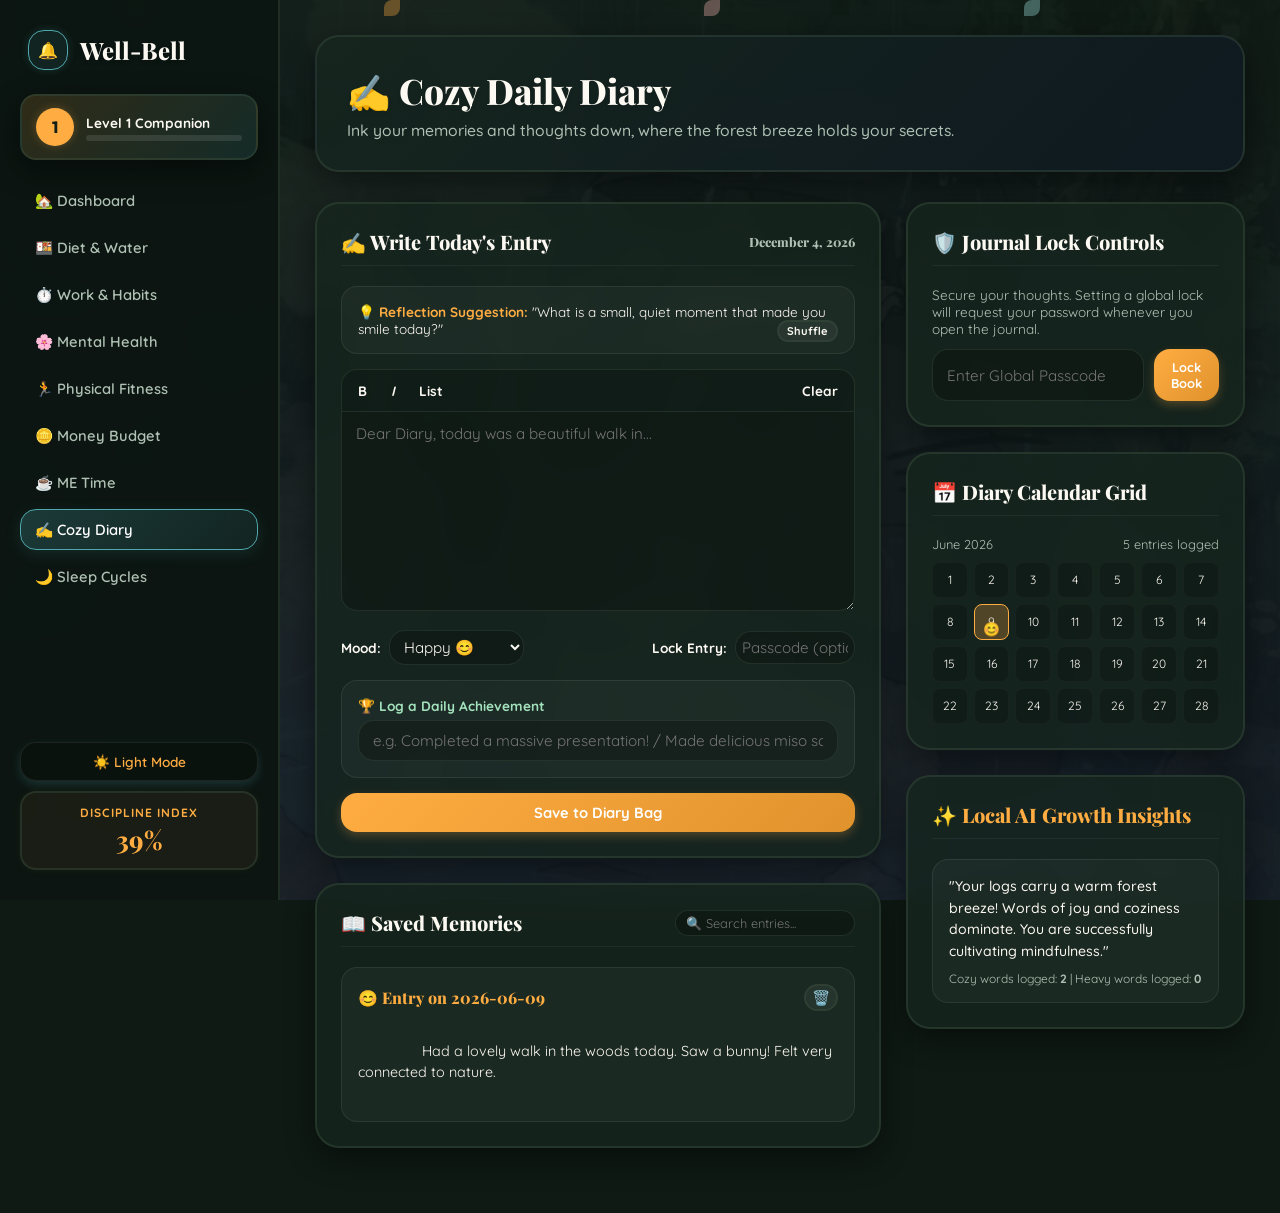
<file: Diary.html>
<!doctype html>
<html lang="en">
  <head>
    <meta charset="UTF-8" />
    <meta name="viewport" content="width=device-width, initial-scale=1.0" />
    <title>Well-Bell | Cozy Diary</title>
    <link rel="stylesheet" href="Style.css" />
    <script src="state.js"></script>
    <style>
      .editor-toolbar {
        display: flex;
        gap: 8px;
        background: rgba(0, 0, 0, 0.2);
        padding: 8px;
        border-radius: var(--radius-md) var(--radius-md) 0 0;
        border: 1.5px solid rgba(60, 84, 67, 0.4);
        border-bottom: none;
      }
      body.light-mode .editor-toolbar {
        background: rgba(255, 255, 255, 0.6);
        border-color: rgba(199, 185, 175, 0.5);
      }
      .editor-btn {
        background: none;
        border: none;
        color: var(--text-main);
        cursor: pointer;
        padding: 4px 8px;
        font-weight: 700;
        border-radius: 4px;
        transition: var(--transition);
        box-shadow: none;
        font-size: 0.85rem;
      }
      .editor-btn:hover {
        background: rgba(255, 173, 66, 0.15);
        color: var(--accent-gold);
        transform: none;
        box-shadow: none;
      }
      .diary-textarea {
        border-top-left-radius: 0;
        border-top-right-radius: 0;
        resize: vertical;
        min-height: 200px;
        line-height: 1.6;
      }
      .calendar-grid {
        display: grid;
        grid-template-columns: repeat(7, 1fr);
        gap: 6px;
        margin-top: 10px;
      }
      .calendar-day {
        background: rgba(0,0,0,0.2);
        aspect-ratio: 1;
        border-radius: 8px;
        display: flex;
        flex-direction: column;
        align-items: center;
        justify-content: center;
        font-size: 0.75rem;
        position: relative;
        cursor: pointer;
        border: 1px solid rgba(255,255,255,0.03);
      }
      body.light-mode .calendar-day {
        background: rgba(255,255,255,0.5);
        border-color: rgba(0,0,0,0.03);
      }
      .calendar-day.active {
        border-color: var(--accent-gold);
        background: var(--accent-gold-glow);
      }
      .calendar-day .mood-indicator {
        font-size: 0.85rem;
        position: absolute;
        bottom: 2px;
      }
    </style>
  </head>
  <body>
    <div class="app-container">
      <aside></aside>

      <main>
        <header>
          <div class="welcome-banner">
            <div class="welcome-text">
              <h1>✍️ Cozy Daily Diary</h1>
              <p>Ink your memories and thoughts down, where the forest breeze holds your secrets.</p>
            </div>
          </div>
        </header>

        <div class="dashboard-grid">
          <!-- Left Column: Rich Text Editor & Entry Logs -->
          <div style="display: flex; flex-direction: column; gap: 25px;">
            <!-- Write Entry Card -->
            <div class="card" id="editorCard">
              <div class="card-title">
                <span>✍️ Write Today's Entry</span>
                <span style="font-size:0.8rem; color:var(--text-muted);" id="diaryDateLabel">June 10, 2026</span>
              </div>

              <!-- Reflection Suggestions -->
              <div class="glass-panel" style="margin-bottom:15px; font-size:0.85rem;">
                <span style="color:var(--accent-gold); font-weight:700;">💡 Reflection Suggestion:</span>
                <span id="reflectionPromptText">"What is a small, quiet moment that made you smile today?"</span>
                <button onclick="shufflePrompt()" class="btn btn-secondary btn-sm" style="padding:2px 8px; font-size:0.7rem; float:right;">Shuffle</button>
              </div>

              <!-- Formatting Toolbar -->
              <div class="editor-toolbar">
                <button onclick="formatText('bold')" class="editor-btn">B</button>
                <button onclick="formatText('italic')" class="editor-btn"><i>I</i></button>
                <button onclick="formatText('bullet')" class="editor-btn">List</button>
                <button onclick="formatText('clear')" class="editor-btn" style="margin-left:auto;">Clear</button>
              </div>
              <textarea class="diary-textarea" id="diaryContent" placeholder="Dear Diary, today was a beautiful walk in..."></textarea>

              <div style="display: flex; flex-wrap: wrap; justify-content: space-between; align-items: center; margin-top: 15px; gap: 15px;">
                <!-- Mood tags selector -->
                <div style="display: flex; align-items: center; gap: 8px;">
                  <span style="font-size:0.85rem; font-weight:700;">Mood:</span>
                  <select id="diaryMood" style="width: auto; padding: 6px 10px;">
                    <option value="😊">Happy 😊</option>
                    <option value="😌">Calm 😌</option>
                    <option value="😰">Stressed 😰</option>
                    <option value="🥱">Sleepy 🥱</option>
                    <option value="🤔">Reflective 🤔</option>
                  </select>
                </div>

                <!-- Privacy Lock Switch -->
                <div style="display: flex; align-items: center; gap: 8px;">
                  <span style="font-size:0.85rem; font-weight:700;">Lock Entry:</span>
                  <input type="password" id="diaryLockPass" placeholder="Passcode (optional)" style="width:120px; padding: 6px;" />
                </div>
              </div>

              <!-- Achievement Log Input -->
              <div class="glass-panel" style="margin-top: 15px; margin-bottom: 15px;">
                <h4 style="font-size:0.85rem; color:var(--color-diet); margin-bottom:6px;">🏆 Log a Daily Achievement</h4>
                <input type="text" id="diaryAchievement" placeholder="e.g. Completed a massive presentation! / Made delicious miso soup." />
              </div>

              <button onclick="saveDiaryEntry()" class="btn btn-gold" style="width:100%;">Save to Diary Bag</button>
            </div>

            <!-- Lock Shield Layer (Privacy lock overlay) -->
            <div class="card" id="lockShieldCard" style="display:none; text-align:center; padding: 40px 20px;">
              <div style="font-size: 3rem; margin-bottom: 15px;">🔒</div>
              <h2 style="font-family:var(--font-header); margin-bottom:10px;">Your Journal is Locked</h2>
              <p style="color:var(--text-muted); font-size:0.9rem; margin-bottom:20px;">Please enter the passcode to view and edit your private entries.</p>
              <div style="max-width:240px; margin:0 auto; display:flex; gap:10px;">
                <input type="password" id="unlockPassInput" placeholder="Passcode" style="padding:10px;" />
                <button onclick="tryUnlockDiary()" class="btn btn-gold">Unlock</button>
              </div>
            </div>

            <!-- Past Entries Table / List -->
            <div class="card" id="entriesListCard">
              <div class="card-title">
                <span>📖 Saved Memories</span>
                <input type="text" id="searchEntries" placeholder="🔍 Search entries..." oninput="syncEntries()" style="width:180px; padding: 4px 10px; font-size:0.8rem;" />
              </div>
              <div id="diaryEntriesContainer" style="display:flex; flex-direction:column; gap:15px; max-height: 400px; overflow-y:auto;"></div>
            </div>
          </div>

          <!-- Right Column: Calendar View & Local AI Growth Insights -->
          <div style="display: flex; flex-direction: column; gap: 25px;">
            <!-- Privacy Lock Setup Widget -->
            <div class="card">
              <div class="card-title">🛡️ Journal Lock Controls</div>
              <p style="font-size: 0.85rem; color: var(--text-muted); margin-bottom: 12px;">
                Secure your thoughts. Setting a global lock will request your password whenever you open the journal.
              </p>
              <div style="display:flex; gap:10px;">
                <input type="password" id="globalLockSet" placeholder="Enter Global Passcode" />
                <button onclick="toggleGlobalLock()" id="btnGlobalLockToggle" class="btn btn-gold" style="font-size:0.8rem; padding:10px;">Lock Book</button>
              </div>
            </div>

            <!-- Calendar Mood Logger View -->
            <div class="card">
              <div class="card-title">📅 Diary Calendar Grid</div>
              <div style="display:flex; justify-content:space-between; font-size:0.8rem; color:var(--text-muted); margin-bottom:10px;">
                <span>June 2026</span>
                <span>5 entries logged</span>
              </div>
              <div class="calendar-grid" id="diaryCalGrid"></div>
            </div>

            <!-- Local AI Reflection & Growth Insights -->
            <div class="card">
              <div class="card-title" style="color:var(--accent-gold);">✨ Local AI Growth Insights</div>
              <div class="glass-panel" style="margin-bottom:0;" id="growthInsightsPanel">
                <p style="font-size:0.85rem; line-height:1.5; color:var(--text-muted);">
                  Write today's entries to unlock growth metrics, mood cycles, and positive suggestions based on your logged vocabulary.
                </p>
              </div>
            </div>
          </div>
        </div>
      </main>
    </div>

    <script>
      const mgr = window.stateManager;
      
      const PROMPTS = [
        "What is a small, quiet moment that made you smile today?",
        "What is a struggle you faced, and how did you breathe through it?",
        "If you could describe today as a flavor of tea, what would it be?",
        "Who is someone you are glad exists, and why?",
        "What is a healthy choice you made for your physical self today?",
        "What is a project or habit you are excited to grow tomorrow?"
      ];

      let globalDiaryPasscode = localStorage.getItem('wellbell_global_diary_passcode') || '';
      let isUnlockedSession = !globalDiaryPasscode; // Unlocked if no passcode

      function shufflePrompt() {
        const idx = Math.floor(Math.random() * PROMPTS.length);
        document.getElementById('reflectionPromptText').textContent = `"${PROMPTS[idx]}"`;
      }

      function formatText(style) {
        const txt = document.getElementById('diaryContent');
        const start = txt.selectionStart;
        const end = txt.selectionEnd;
        const sel = txt.value.substring(start, end);
        
        if (style === 'bold') {
          txt.value = txt.value.substring(0, start) + `**${sel}**` + txt.value.substring(end);
        } else if (style === 'italic') {
          txt.value = txt.value.substring(0, start) + `*${sel}*` + txt.value.substring(end);
        } else if (style === 'bullet') {
          txt.value = txt.value.substring(0, start) + `\n- ${sel}` + txt.value.substring(end);
        } else if (style === 'clear') {
          txt.value = '';
        }
        txt.focus();
      }

      function toggleGlobalLock() {
        const pass = document.getElementById('globalLockSet').value.trim();
        if (globalDiaryPasscode) {
          // Unlock/disable global lock
          localStorage.removeItem('wellbell_global_diary_passcode');
          globalDiaryPasscode = '';
          isUnlockedSession = true;
          alert("🔓 Global lock disabled.");
        } else {
          if (!pass) {
            alert("Please input a password to lock the book.");
            return;
          }
          localStorage.setItem('wellbell_global_diary_passcode', pass);
          globalDiaryPasscode = pass;
          isUnlockedSession = false;
          alert("🔒 Global lock enabled!");
        }
        document.getElementById('globalLockSet').value = '';
        syncUI();
      }

      function tryUnlockDiary() {
        const val = document.getElementById('unlockPassInput').value;
        if (val === globalDiaryPasscode) {
          isUnlockedSession = true;
          document.getElementById('unlockPassInput').value = '';
          syncUI();
        } else {
          alert("❌ Incorrect passcode. The lock stands firm.");
        }
      }

      function saveDiaryEntry() {
        const content = document.getElementById('diaryContent').value.trim();
        const mood = document.getElementById('diaryMood').value;
        const lock = document.getElementById('diaryLockPass').value.trim();
        const ach = document.getElementById('diaryAchievement').value.trim();
        const today = new Date().toISOString().split('T')[0];

        if (!content) return;

        // Check if there is an achievement to log
        if (ach) {
          // Push to state achievements
          if (!mgr.data.achievementsLog) mgr.data.achievementsLog = [];
          mgr.data.achievementsLog.unshift({ text: ach, date: today });
          mgr.addXP(15);
        }

        // Add or overwrite today's entry
        const existingIdx = mgr.data.diaryEntries.findIndex(d => d.date === today);
        const newEntry = {
          date: today,
          content,
          mood,
          password: lock,
          unlocked: !lock
        };

        if (existingIdx >= 0) {
          mgr.data.diaryEntries[existingIdx] = newEntry;
        } else {
          mgr.data.diaryEntries.unshift(newEntry);
        }

        mgr.addXP(40);
        mgr.unlockBadge('golden_writer');
        mgr.save();

        document.getElementById('diaryContent').value = '';
        document.getElementById('diaryLockPass').value = '';
        document.getElementById('diaryAchievement').value = '';
        
        syncUI();
      }

      function deleteEntry(date) {
        mgr.data.diaryEntries = mgr.data.diaryEntries.filter(d => d.date !== date);
        mgr.save();
        syncUI();
      }

      function syncEntries() {
        const search = document.getElementById('searchEntries').value.toLowerCase();
        const container = document.getElementById('diaryEntriesContainer');
        container.innerHTML = '';

        const filtered = mgr.data.diaryEntries.filter(e => e.content.toLowerCase().includes(search));
        
        if (filtered.length === 0) {
          container.innerHTML = `<p style="text-align:center; font-style:italic; color:var(--text-dim); padding:20px;">No matching entries found.</p>`;
          return;
        }

        filtered.forEach(e => {
          const isEntryLocked = e.password && !isUnlockedSession;
          container.innerHTML += `
            <div class="glass-panel" style="margin-bottom:0; display:flex; flex-direction:column; gap:8px;">
              <div style="display:flex; justify-content:space-between; align-items:center;">
                <span style="font-weight:800; font-family:var(--font-header); color:var(--accent-gold);">
                  ${e.mood} Entry on ${e.date}
                </span>
                <button onclick="deleteEntry('${e.date}')" class="btn btn-secondary btn-sm" style="padding:2px 6px;">🗑️</button>
              </div>
              <p style="font-size:0.9rem; white-space:pre-wrap; line-height:1.5;">
                ${isEntryLocked ? '🔒 <i>[This entry is private & locked]</i>' : e.content}
              </p>
            </div>
          `;
        });
      }

      function syncCalendar() {
        const grid = document.getElementById('diaryCalGrid');
        grid.innerHTML = '';
        
        // Render 28 days for June 2026
        for(let i = 1; i <= 28; i++) {
          const dateStr = `2026-06-${i.toString().padStart(2, '0')}`;
          const entry = mgr.data.diaryEntries.find(d => d.date === dateStr);
          
          grid.innerHTML += `
            <div class="calendar-day ${entry ? 'active' : ''}" title="${entry ? 'Memory written!' : 'Quiet day'}">
              <span>${i}</span>
              ${entry ? `<span class="mood-indicator">${entry.mood}</span>` : ''}
            </div>
          `;
        }
      }

      function generateLocalDiaryInsights() {
        const text = mgr.data.diaryEntries.map(e => e.content).join(' ').toLowerCase();
        const panel = document.getElementById('growthInsightsPanel');

        if (!text) {
          panel.innerHTML = `<p style="font-size:0.85rem; color:var(--text-muted);">Log your first memories to analyze vocabulary trends!</p>`;
          return;
        }

        // Simple token counting
        let positiveWords = 0;
        let stressWords = 0;

        const posTokens = ['happy', 'love', 'nature', 'cozy', 'accomplished', 'smile', 'joy', 'wonderful', 'friend', 'rested'];
        const stressTokens = ['stressed', 'tired', 'sad', 'worried', 'difficult', 'overwhelmed', 'hurt', 'hard', 'scared'];

        posTokens.forEach(w => {
          const count = (text.match(new RegExp(w, 'g')) || []).length;
          positiveWords += count;
        });

        stressTokens.forEach(w => {
          const count = (text.match(new RegExp(w, 'g')) || []).length;
          stressWords += count;
        });

        let summary = "";
        if (positiveWords > stressWords) {
          summary = "Your logs carry a warm forest breeze! Words of joy and coziness dominate. You are successfully cultivating mindfulness.";
        } else if (stressWords > positiveWords) {
          summary = "A few dark rainclouds are hovering in your pages. You've mentioned feeling tired or overwhelmed. Take some extra ME time to brew tea and recover.";
        } else {
          summary = "Your entries are completely balanced, expressing equal parts effort, struggle, and peace. Keep writing!";
        }

        panel.innerHTML = `
          <p style="font-size:0.88rem; line-height:1.55; font-weight: 500;">
            "${summary}"
          </p>
          <div style="font-size:0.75rem; color:var(--text-muted); margin-top:8px;">
            Cozy words logged: <strong>${positiveWords}</strong> | Heavy words logged: <strong>${stressWords}</strong>
          </div>
        `;
      }

      function syncUI() {
        const editor = document.getElementById('editorCard');
        const shield = document.getElementById('lockShieldCard');

        if (globalDiaryPasscode && !isUnlockedSession) {
          editor.style.display = 'none';
          shield.style.display = 'block';
          document.getElementById('btnGlobalLockToggle').textContent = 'Unlock Book';
          document.getElementById('entriesListCard').style.display = 'none';
        } else {
          editor.style.display = 'block';
          shield.style.display = 'none';
          document.getElementById('entriesListCard').style.display = 'block';
          document.getElementById('btnGlobalLockToggle').textContent = globalDiaryPasscode ? 'Disable Lock' : 'Lock Book';
          
          document.getElementById('diaryDateLabel').textContent = new Date().toLocaleDateString('en-US', { day: 'numeric', month: 'long', year: 'numeric' });
          syncEntries();
          syncCalendar();
          generateLocalDiaryInsights();
        }
      }

      window.addEventListener('DOMContentLoaded', () => {
        shufflePrompt();
        syncUI();
        window.addEventListener('wellbell_state_updated', syncUI);
      });
    </script>
  </body>
</html>
</file>
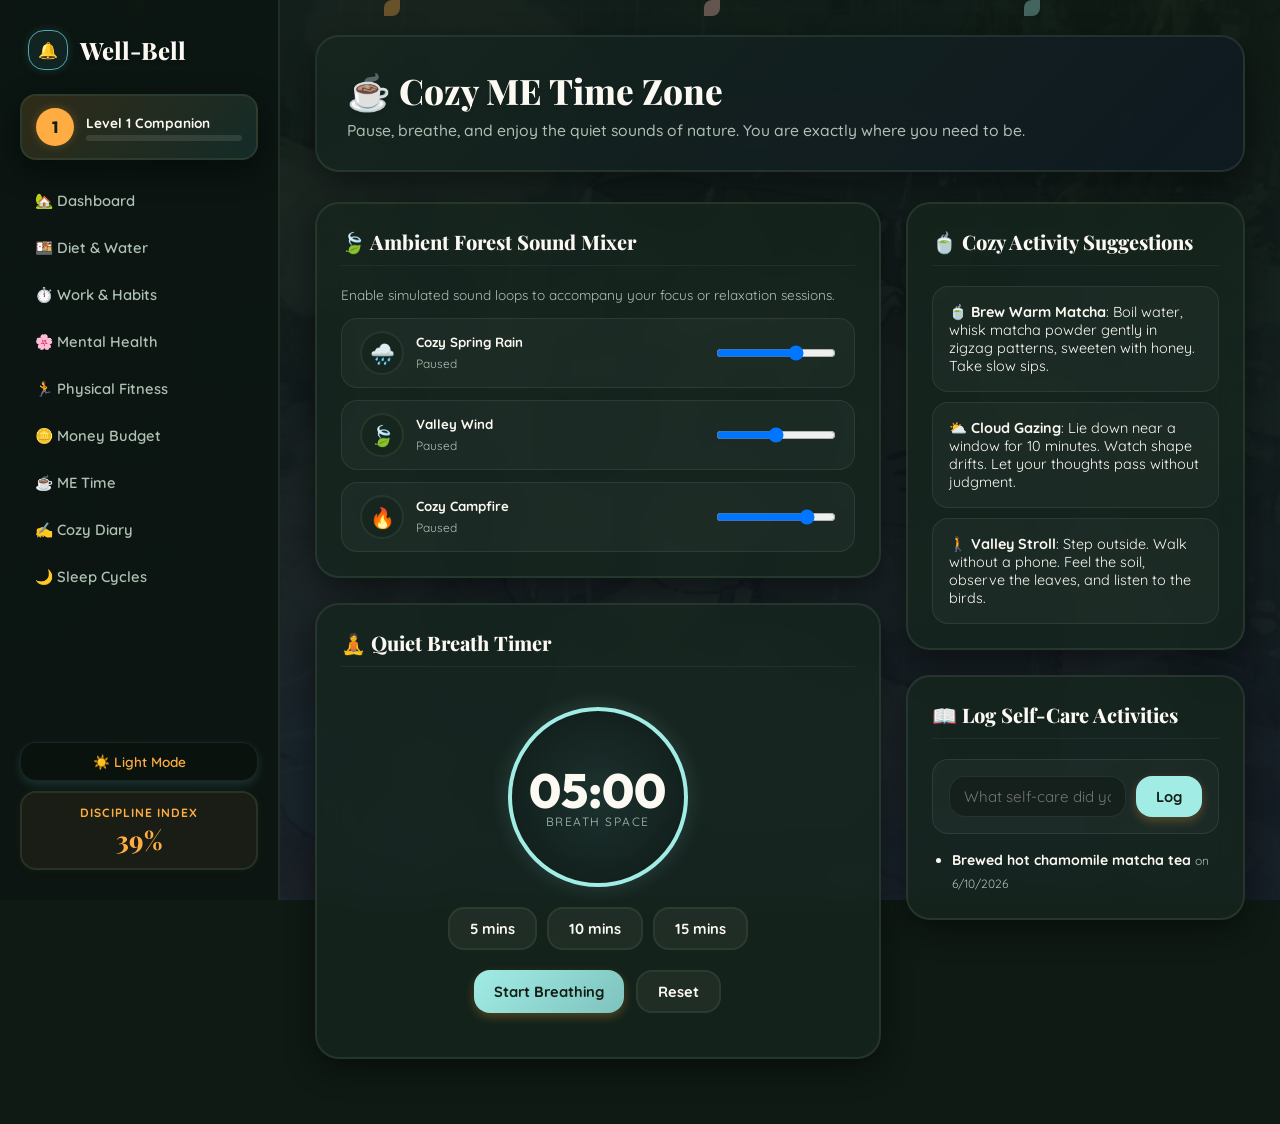
<file: Me Time.html>
<!doctype html>
<html lang="en">
  <head>
    <meta charset="UTF-8" />
    <meta name="viewport" content="width=device-width, initial-scale=1.0" />
    <title>Well-Bell | ME Time</title>
    <link rel="stylesheet" href="Style.css" />
    <script src="state.js"></script>
    <style>
      .sound-slider-card {
        background: rgba(255, 255, 255, 0.03);
        border: var(--border-glass);
        padding: 12px 18px;
        border-radius: var(--radius-md);
        display: flex;
        align-items: center;
        justify-content: space-between;
        gap: 15px;
      }
      .audio-btn {
        width: 44px;
        height: 44px;
        border-radius: 50%;
        display: flex;
        align-items: center;
        justify-content: center;
        background: var(--bg-card);
        border: var(--border-cozy);
        cursor: pointer;
        font-size: 1.25rem;
        transition: var(--transition);
        box-shadow: none;
      }
      .audio-btn.playing {
        border-color: var(--accent-gold);
        background: var(--accent-gold-glow);
        box-shadow: 0 0 10px var(--accent-gold-glow);
      }
    </style>
  </head>
  <body>
    <div class="app-container">
      <aside></aside>

      <main>
        <header>
          <div class="welcome-banner">
            <div class="welcome-text">
              <h1>☕ Cozy ME Time Zone</h1>
              <p>Pause, breathe, and enjoy the quiet sounds of nature. You are exactly where you need to be.</p>
            </div>
          </div>
        </header>

        <div class="dashboard-grid">
          <!-- Left Column: Ambient Mixer & Relaxation Timers -->
          <div style="display: flex; flex-direction: column; gap: 25px;">
            <!-- Ambient Audio Mixer -->
            <div class="card">
              <div class="card-title">🍃 Ambient Forest Sound Mixer</div>
              <p style="font-size: 0.85rem; color: var(--text-muted); margin-bottom: 15px;">
                Enable simulated sound loops to accompany your focus or relaxation sessions.
              </p>

              <div style="display: flex; flex-direction: column; gap: 12px;">
                <div class="sound-slider-card">
                  <div style="display:flex; align-items:center; gap:12px;">
                    <button id="playBtnRain" onclick="toggleSound('rain')" class="audio-btn">🌧️</button>
                    <div>
                      <h5 style="margin-bottom:2px;">Cozy Spring Rain</h5>
                      <span style="font-size:0.75rem; color:var(--text-muted);" id="statusRain">Paused</span>
                    </div>
                  </div>
                  <input type="range" id="volRain" min="0" max="100" value="70" style="width:120px;" />
                </div>

                <div class="sound-slider-card">
                  <div style="display:flex; align-items:center; gap:12px;">
                    <button id="playBtnWind" onclick="toggleSound('wind')" class="audio-btn">🍃</button>
                    <div>
                      <h5 style="margin-bottom:2px;">Valley Wind</h5>
                      <span style="font-size:0.75rem; color:var(--text-muted);" id="statusWind">Paused</span>
                    </div>
                  </div>
                  <input type="range" id="volWind" min="0" max="100" value="50" style="width:120px;" />
                </div>

                <div class="sound-slider-card">
                  <div style="display:flex; align-items:center; gap:12px;">
                    <button id="playBtnFire" onclick="toggleSound('fire')" class="audio-btn">🔥</button>
                    <div>
                      <h5 style="margin-bottom:2px;">Cozy Campfire</h5>
                      <span style="font-size:0.75rem; color:var(--text-muted);" id="statusFire">Paused</span>
                    </div>
                  </div>
                  <input type="range" id="volFire" min="0" max="100" value="80" style="width:120px;" />
                </div>
              </div>
            </div>

            <!-- Relaxation Timer -->
            <div class="card">
              <div class="card-title">🧘 Quiet Breath Timer</div>
              <div class="pomodoro-wrapper">
                <div class="timer-circle" id="relaxCircle" style="border-color: var(--color-me-time); box-shadow: 0 0 20px rgba(162, 236, 230, 0.15);">
                  <span class="timer-minutes" id="relaxLabel">05:00</span>
                  <span class="timer-label">Breath Space</span>
                </div>
                <div style="display:flex; gap:10px;">
                  <button onclick="setRelaxPreset(5)" class="btn btn-secondary btn-sm">5 mins</button>
                  <button onclick="setRelaxPreset(10)" class="btn btn-secondary btn-sm">10 mins</button>
                  <button onclick="setRelaxPreset(15)" class="btn btn-secondary btn-sm">15 mins</button>
                </div>
                <div class="timer-controls">
                  <button id="btnRelaxStart" onclick="toggleRelaxTimer()" class="btn btn-gold" style="background: linear-gradient(135deg, var(--color-me-time), #7ec2bc); color: #121e16;">Start Breathing</button>
                  <button onclick="resetRelaxTimer()" class="btn btn-secondary">Reset</button>
                </div>
              </div>
            </div>
          </div>

          <!-- Right Column: Self-care Logs & Suggestions -->
          <div style="display: flex; flex-direction: column; gap: 25px;">
            <!-- Cozy Activity Suggestions -->
            <div class="card">
              <div class="card-title">🍵 Cozy Activity Suggestions</div>
              <div style="display: flex; flex-direction: column; gap: 10px; font-size: 0.9rem;">
                <div class="glass-panel" style="margin-bottom: 0;">
                  <strong>🍵 Brew Warm Matcha</strong>: Boil water, whisk matcha powder gently in zigzag patterns, sweeten with honey. Take slow sips.
                </div>
                <div class="glass-panel" style="margin-bottom: 0;">
                  <strong>⛅ Cloud Gazing</strong>: Lie down near a window for 10 minutes. Watch shape drifts. Let your thoughts pass without judgment.
                </div>
                <div class="glass-panel" style="margin-bottom: 0;">
                  <strong>🚶 Valley Stroll</strong>: Step outside. Walk without a phone. Feel the soil, observe the leaves, and listen to the birds.
                </div>
              </div>
            </div>

            <!-- Self-care Relaxation Logger -->
            <div class="card">
              <div class="card-title">📖 Log Self-Care Activities</div>
              <div class="glass-panel" style="display:flex; gap:10px;">
                <input type="text" id="selfCareInput" placeholder="What self-care did you practice? (e.g. Brewed Tea)" style="flex-grow:1;" />
                <button onclick="logSelfCare()" class="btn btn-gold" style="background: var(--color-me-time); color: #121e16;">Log</button>
              </div>
              <div style="max-height: 200px; overflow-y: auto; margin-top: 15px;">
                <ul id="selfCareLogsList" style="font-size: 0.88rem; padding-left: 20px; line-height: 1.6;"></ul>
              </div>
            </div>
          </div>
        </div>
      </main>
    </div>

    <script>
      const mgr = window.stateManager;
      
      // Simulated audio playing database
      const audioStates = {
        rain: false,
        wind: false,
        fire: false
      };

      // Timer variables
      let relaxInterval = null;
      let relaxDuration = 5 * 60;
      let relaxRunning = false;
      let presetMinutes = 5;

      function toggleSound(sound) {
        audioStates[sound] = !audioStates[sound];
        
        const btn = document.getElementById(`playBtn${sound.charAt(0).toUpperCase() + sound.slice(1)}`);
        const status = document.getElementById(`status${sound.charAt(0).toUpperCase() + sound.slice(1)}`);

        if (audioStates[sound]) {
          btn.classList.add('playing');
          status.textContent = 'Playing (Simulated)';
          mgr.addXP(5);
        } else {
          btn.classList.remove('playing');
          status.textContent = 'Paused';
        }
      }

      function setRelaxPreset(mins) {
        clearInterval(relaxInterval);
        relaxRunning = false;
        presetMinutes = mins;
        relaxDuration = mins * 60;
        document.getElementById('btnRelaxStart').textContent = 'Start Breathing';
        document.getElementById('relaxCircle').classList.remove('active');
        updateRelaxDisplay();
      }

      function updateRelaxDisplay() {
        const m = Math.floor(relaxDuration / 60).toString().padStart(2, '0');
        const s = (relaxDuration % 60).toString().padStart(2, '0');
        document.getElementById('relaxLabel').textContent = `${m}:${s}`;
      }

      function toggleRelaxTimer() {
        if (relaxRunning) {
          clearInterval(relaxInterval);
          relaxRunning = false;
          document.getElementById('btnRelaxStart').textContent = 'Resume Breathing';
          document.getElementById('relaxCircle').classList.remove('active');
        } else {
          relaxRunning = true;
          document.getElementById('btnRelaxStart').textContent = 'Pause Breath';
          document.getElementById('relaxCircle').classList.add('active');
          
          relaxInterval = setInterval(() => {
            relaxDuration--;
            updateRelaxDisplay();

            if (relaxDuration <= 0) {
              clearInterval(relaxInterval);
              relaxRunning = false;
              document.getElementById('relaxCircle').classList.remove('active');
              alert("🧘 Chime rings... open your eyes. You completed your peaceful breathing session!");
              
              mgr.data.meTimeLogs.unshift({
                activity: `Quiet Breathing Timer (${presetMinutes}m)`,
                date: new Date().toLocaleDateString()
              });
              
              mgr.addXP(35);
              mgr.save();
              resetRelaxTimer();
              syncUI();
            }
          }, 1000);
        }
      }

      function resetRelaxTimer() {
        clearInterval(relaxInterval);
        relaxRunning = false;
        relaxDuration = presetMinutes * 60;
        document.getElementById('btnRelaxStart').textContent = 'Start Breathing';
        document.getElementById('relaxCircle').classList.remove('active');
        updateRelaxDisplay();
      }

      function logSelfCare() {
        const val = document.getElementById('selfCareInput').value.trim();
        if (!val) return;

        mgr.data.meTimeLogs.unshift({
          activity: val,
          date: new Date().toLocaleDateString()
        });
        
        mgr.addXP(15);
        mgr.save();
        document.getElementById('selfCareInput').value = '';
        syncUI();
      }

      function syncUI() {
        const list = document.getElementById('selfCareLogsList');
        list.innerHTML = '';
        
        const defaultLogs = [
          { activity: 'Brewed hot chamomile matcha tea', date: '6/10/2026' }
        ];

        const logs = mgr.data.meTimeLogs.length > 0 ? mgr.data.meTimeLogs : defaultLogs;
        logs.forEach(l => {
          list.innerHTML += `
            <li>
              <strong>${l.activity}</strong> 
              <span style="font-size:0.75rem; color:var(--text-muted);">on ${l.date}</span>
            </li>
          `;
        });
      }

      window.addEventListener('DOMContentLoaded', () => {
        syncUI();
        window.addEventListener('wellbell_state_updated', syncUI);
      });
    </script>
  </body>
</html>
</file>
<file: Style.css>
/* ==========================================
   Import Cozy Whimsical Typography & Fonts
   ========================================== */
@import url('https://fonts.googleapis.com/css2?family=Playfair+Display:ital,wght@0,600;0,800;1,600&family=Quicksand:wght@400;500;600;700&family=Outfit:wght@400;600;800&display=swap');

/* ==========================================
   Design Tokens & Cozy HSL Theme Variables
   ========================================== */
:root {
  --font-header: 'Playfair Display', serif;
  --font-body: 'Quicksand', sans-serif;
  --font-accent: 'Outfit', sans-serif;

  /* --- DARK THEME (Cozy Totoro Onsen Night) --- */
  --bg-app: #0f1a14;
  --bg-card: rgba(22, 38, 30, 0.75);
  --bg-card-hover: rgba(28, 48, 38, 0.85);
  --bg-sidebar: rgba(12, 22, 17, 0.95);
  
  --text-main: #fcf8f2;
  --text-muted: #afc1b4;
  --text-dim: #7f9586;
  --text-inverse: #121e16;
  
  --primary: #4ea8ad;
  --primary-glow: rgba(78, 168, 173, 0.2);
  --accent-gold: #ffad42;
  --accent-gold-glow: rgba(255, 173, 66, 0.25);
  --accent-blossom: #fbbbb7;
  
  --border-cozy: 2px solid rgba(60, 84, 67, 0.4);
  --border-cozy-hover: 2px solid rgba(255, 173, 66, 0.5);
  --border-glass: 1px solid rgba(255, 255, 255, 0.08);
  
  --radius-lg: 24px;
  --radius-md: 16px;
  --radius-sm: 8px;
  
  --shadow-cozy: 0 10px 30px rgba(0, 0, 0, 0.45);
  --transition: all 0.3s cubic-bezier(0.25, 0.8, 0.25, 1);

  /* Category colors */
  --color-diet: #a3e2bc;
  --color-work: #a5d8f9;
  --color-mental: #dcbdf5;
  --color-physical: #fbbbb7;
  --color-money: #fae19c;
  --color-me-time: #a2ece6;
  --color-diary: #bec4fa;
  --color-sleep: #fbc29b;
}

/* --- LIGHT THEME (Sunny Ghibli Meadow) --- */
body.light-mode {
  --bg-app: #f4eae1;
  --bg-card: rgba(255, 253, 248, 0.85);
  --bg-card-hover: rgba(255, 255, 255, 0.95);
  --bg-sidebar: rgba(24cf, 237, 228, 0.98);
  --bg-sidebar: rgba(240, 229, 219, 0.98);
  
  --text-main: #3d2a1d;
  --text-muted: #736052;
  --text-dim: #948174;
  --text-inverse: #fcf8f2;
  
  --primary: #388b8f;
  --primary-glow: rgba(56, 139, 143, 0.15);
  --accent-gold: #e08e24;
  --accent-gold-glow: rgba(224, 142, 36, 0.15);
  
  --border-cozy: 2px solid rgba(199, 185, 175, 0.5);
  --border-cozy-hover: 2px solid rgba(224, 142, 36, 0.5);
  --border-glass: 1px solid rgba(0, 0, 0, 0.05);
  
  --shadow-cozy: 0 8px 24px rgba(61, 42, 29, 0.12);
}

/* ==========================================
   Layout, Scrollbars & Basic Resets
   ========================================== */
* {
  margin: 0;
  padding: 0;
  box-sizing: border-box;
}

body {
  font-family: var(--font-body);
  background-color: var(--bg-app);
  color: var(--text-main);
  min-height: 100vh;
  display: flex;
  overflow-x: hidden;
  position: relative;
  transition: background-color 0.4s ease, color 0.4s ease;
}

/* Atmospheric Background Overlays */
body::before {
  content: "";
  position: absolute;
  top: 0;
  left: 0;
  right: 0;
  bottom: 0;
  z-index: -2;
  background-image: linear-gradient(rgba(15, 26, 20, 0.88), rgba(20, 28, 38, 0.92));
  background-size: cover;
  background-position: center;
  background-attachment: fixed;
  transition: opacity 0.4s ease;
}

body.light-mode::before {
  background-image: linear-gradient(rgba(244, 234, 225, 0.75), rgba(255, 251, 243, 0.85));
}

/* Background image (Totoro Onsen / Meadow) */
.forest-bg {
  position: fixed;
  top: 0;
  left: 0;
  width: 100%;
  height: 100%;
  background-image: url('totoro_bg.jpg');
  background-size: cover;
  background-position: center;
  z-index: -3;
  opacity: 0.6;
}
body.light-mode .forest-bg {
  opacity: 0.35;
}

/* Custom Scrollbars */
::-webkit-scrollbar {
  width: 8px;
  height: 8px;
}
::-webkit-scrollbar-track {
  background: transparent;
}
::-webkit-scrollbar-thumb {
  background: var(--text-dim);
  border-radius: 4px;
}
::-webkit-scrollbar-thumb:hover {
  background: var(--primary);
}

/* ==========================================
   Animations & Atmospheric Effects
   ========================================== */

/* Animated Clouds */
.clouds-container {
  position: fixed;
  top: 0;
  left: 0;
  width: 100%;
  height: 100%;
  pointer-events: none;
  z-index: -1;
  overflow: hidden;
}

.cloud {
  position: absolute;
  background: rgba(255, 255, 255, 0.08);
  border-radius: 100px;
  filter: blur(20px);
  animation: drift 120s linear infinite;
}
body.light-mode .cloud {
  background: rgba(255, 255, 255, 0.45);
  filter: blur(15px);
}

.cloud-1 { width: 350px; height: 120px; top: 10%; left: -400px; animation-duration: 90s; }
.cloud-2 { width: 500px; height: 150px; top: 30%; left: -600px; animation-duration: 140s; animation-delay: 15s; }
.cloud-3 { width: 280px; height: 90px; top: 60%; left: -300px; animation-duration: 75s; animation-delay: 5s; }

@keyframes drift {
  0% { transform: translateX(0); }
  100% { transform: translateX(calc(100vw + 600px)); }
}

/* Floating Leaves */
.leaves-container {
  position: fixed;
  top: 0;
  left: 0;
  width: 100%;
  height: 100%;
  pointer-events: none;
  z-index: -1;
  overflow: hidden;
}

.leaf {
  position: absolute;
  width: 16px;
  height: 16px;
  background: var(--accent-gold);
  opacity: 0.35;
  border-radius: 50% 0 50% 0;
  animation: fall 15s linear infinite;
}
body.light-mode .leaf {
  opacity: 0.5;
}

.leaf-1 { left: 10%; animation-duration: 12s; animation-delay: 0s; background: var(--color-diet); }
.leaf-2 { left: 30%; animation-duration: 18s; animation-delay: 2s; background: var(--accent-gold); }
.leaf-3 { left: 55%; animation-duration: 15s; animation-delay: 4s; background: var(--accent-blossom); }
.leaf-4 { left: 80%; animation-duration: 22s; animation-delay: 1s; background: var(--color-me-time); }

@keyframes fall {
  0% {
    top: -50px;
    transform: translateX(0) rotate(0deg);
  }
  50% {
    transform: translateX(100px) rotate(180deg);
  }
  100% {
    top: 105vh;
    transform: translateX(-50px) rotate(360deg);
  }
}

/* ==========================================
   Sidebar Navigation Layout
   ========================================== */
.app-container {
  display: flex;
  width: 100%;
  min-height: 100vh;
}

aside {
  width: 280px;
  background: var(--bg-sidebar);
  backdrop-filter: blur(16px);
  -webkit-backdrop-filter: blur(16px);
  border-right: var(--border-cozy);
  padding: 30px 20px;
  display: flex;
  flex-direction: column;
  position: fixed;
  height: 100vh;
  z-index: 100;
  transition: var(--transition);
  overflow-y: auto;
}

.logo-container {
  display: flex;
  align-items: center;
  gap: 12px;
  margin-bottom: 24px;
  padding: 0 8px;
}

.logo-icon {
  width: 40px;
  height: 40px;
  background: rgba(78, 168, 173, 0.1);
  border: 1.5px solid var(--primary);
  border-radius: var(--radius-md);
  display: flex;
  align-items: center;
  justify-content: center;
  color: var(--accent-gold);
  box-shadow: 0 0 10px var(--primary-glow);
}

.logo-text {
  font-family: var(--font-header);
  font-size: 1.5rem;
  font-weight: 800;
  color: var(--text-main);
  text-shadow: 0 2px 5px rgba(0,0,0,0.15);
}

/* Gamified Level Indicator in Sidebar */
.level-badge-sidebar {
  background: linear-gradient(135deg, rgba(255, 173, 66, 0.15), rgba(78, 168, 173, 0.15));
  border: var(--border-cozy);
  border-radius: var(--radius-md);
  padding: 12px 14px;
  margin-bottom: 20px;
  display: flex;
  align-items: center;
  gap: 12px;
  box-shadow: var(--shadow-cozy);
}

.lvl-ring {
  width: 38px;
  height: 38px;
  background: var(--accent-gold);
  border-radius: 50%;
  display: flex;
  align-items: center;
  justify-content: center;
  font-family: var(--font-accent);
  font-weight: 800;
  color: var(--text-inverse);
  box-shadow: 0 0 10px var(--accent-gold-glow);
}

.lvl-details {
  flex-grow: 1;
  font-size: 0.85rem;
}
.lvl-title {
  font-weight: 700;
  color: var(--text-main);
}
.xp-bar-bg {
  width: 100%;
  height: 6px;
  background: rgba(255,255,255,0.1);
  border-radius: 3px;
  margin-top: 4px;
  overflow: hidden;
}
body.light-mode .xp-bar-bg {
  background: rgba(0,0,0,0.08);
}
.xp-bar-fill {
  height: 100%;
  background: var(--primary);
  width: 40%;
  transition: width 0.5s ease;
}

/* Sidebar Links */
.nav-links {
  display: flex;
  flex-direction: column;
  gap: 6px;
  flex-grow: 1;
}

.nav-links a {
  display: flex;
  align-items: center;
  gap: 12px;
  text-decoration: none;
  color: var(--text-muted);
  padding: 10px 14px;
  border-radius: var(--radius-md);
  font-weight: 600;
  font-size: 0.92rem;
  transition: var(--transition);
  border: 1px solid transparent;
}

.nav-links a:hover {
  color: var(--text-main);
  background-color: rgba(255,255,255,0.04);
  border-color: var(--border-glass);
}
body.light-mode .nav-links a:hover {
  background-color: rgba(0,0,0,0.03);
}

.nav-links a.active {
  color: #fff;
  background: linear-gradient(135deg, rgba(78, 168, 173, 0.25), rgba(78, 168, 173, 0.1));
  border: 1px solid var(--primary);
  box-shadow: 0 4px 15px rgba(78, 168, 173, 0.15);
}
body.light-mode .nav-links a.active {
  color: var(--text-inverse);
  background: linear-gradient(135deg, rgba(56, 139, 143, 0.2), rgba(56, 139, 143, 0.05));
}

.sidebar-footer {
  margin-top: auto;
  padding-top: 15px;
  display: flex;
  flex-direction: column;
  gap: 10px;
}

.theme-toggle-btn {
  background: rgba(0, 0, 0, 0.15);
  border: var(--border-glass);
  color: var(--accent-gold);
  border-radius: var(--radius-md);
  padding: 10px;
  display: flex;
  align-items: center;
  justify-content: center;
  gap: 10px;
  cursor: pointer;
  font-weight: 600;
  font-size: 0.85rem;
  transition: var(--transition);
}
.theme-toggle-btn:hover {
  background: rgba(255, 173, 66, 0.1);
  border-color: var(--accent-gold);
}

.wellbeing-index-card {
  background: rgba(255, 173, 66, 0.06);
  border: var(--border-cozy);
  border-radius: var(--radius-md);
  padding: 12px;
  text-align: center;
  box-shadow: 0 0 10px rgba(255, 173, 66, 0.05);
  animation: pulse-glow 3s infinite ease-in-out;
}

@keyframes pulse-glow {
  0%, 100% { transform: scale(1); box-shadow: 0 0 10px rgba(255, 173, 66, 0.05); }
  50% { transform: scale(1.02); box-shadow: 0 0 15px rgba(255, 173, 66, 0.2); }
}

.wellbeing-index-title {
  font-size: 0.75rem;
  color: var(--accent-gold);
  text-transform: uppercase;
  letter-spacing: 1px;
  font-weight: 700;
  margin-bottom: 2px;
}
.wellbeing-index-value {
  font-family: var(--font-header);
  font-size: 1.6rem;
  font-weight: 800;
  color: var(--accent-gold);
}

/* ==========================================
   Main Content Layout Area
   ========================================== */
main {
  margin-left: 280px;
  flex-grow: 1;
  padding: 35px;
  max-width: 1300px;
  width: calc(100% - 280px);
  position: relative;
  transition: var(--transition);
}

header {
  margin-bottom: 30px;
}

.welcome-banner {
  background: linear-gradient(135deg, rgba(22, 38, 30, 0.85), rgba(15, 25, 35, 0.85));
  border: var(--border-cozy);
  border-radius: var(--radius-lg);
  padding: 30px;
  box-shadow: var(--shadow-cozy);
  display: flex;
  justify-content: space-between;
  align-items: center;
  flex-wrap: wrap;
  gap: 20px;
  backdrop-filter: blur(12px);
  -webkit-backdrop-filter: blur(12px);
}
body.light-mode .welcome-banner {
  background: linear-gradient(135deg, rgba(255, 253, 248, 0.9), rgba(240, 229, 219, 0.9));
}

.welcome-text h1 {
  font-family: var(--font-header);
  font-size: 2.2rem;
  font-weight: 800;
  color: var(--text-main);
  margin-bottom: 6px;
  text-shadow: 0 2px 4px rgba(0,0,0,0.1);
}
.welcome-text p {
  color: var(--text-muted);
  font-size: 0.98rem;
  font-weight: 500;
}

.quote-container {
  background: rgba(0, 0, 0, 0.25);
  border: 1.5px solid rgba(255, 173, 66, 0.3);
  border-radius: var(--radius-md);
  padding: 14px 18px;
  max-width: 440px;
  box-shadow: inset 0 2px 4px rgba(0,0,0,0.15);
  transition: var(--transition);
}
body.light-mode .quote-container {
  background: rgba(255,255,255,0.6);
  border-color: rgba(224, 142, 36, 0.3);
}
.quote-container:hover {
  transform: scale(1.02);
  border-color: var(--accent-gold);
}

.quote-label {
  font-family: var(--font-header);
  font-size: 0.8rem;
  color: var(--accent-gold);
  font-weight: 800;
  margin-bottom: 4px;
}
.quote-text {
  font-size: 0.92rem;
  font-style: italic;
  line-height: 1.45;
  color: var(--text-main);
}

/* ==========================================
   Grid System & Cards
   ========================================== */
.dashboard-grid {
  display: grid;
  grid-template-columns: 2fr 1.2fr;
  gap: 25px;
  margin-bottom: 30px;
}

.card {
  background: var(--bg-card);
  backdrop-filter: blur(12px);
  -webkit-backdrop-filter: blur(12px);
  border: var(--border-cozy);
  border-radius: var(--radius-lg);
  padding: 24px;
  box-shadow: var(--shadow-cozy);
  transition: var(--transition);
  position: relative;
  overflow: hidden;
}

.card:hover {
  transform: translateY(-2px);
  border-color: rgba(255, 173, 66, 0.35);
  box-shadow: 0 12px 35px rgba(0, 0, 0, 0.35);
}
body.light-mode .card:hover {
  border-color: rgba(224, 142, 36, 0.35);
  box-shadow: var(--shadow-cozy);
}

.card-title {
  font-family: var(--font-header);
  font-size: 1.25rem;
  font-weight: 800;
  color: var(--text-main);
  margin-bottom: 20px;
  display: flex;
  align-items: center;
  justify-content: space-between;
  border-bottom: 1px solid rgba(255, 255, 255, 0.05);
  padding-bottom: 10px;
}
body.light-mode .card-title {
  border-bottom: 1px solid rgba(0,0,0,0.05);
}

.card-title span {
  display: flex;
  align-items: center;
  gap: 8px;
}

/* Glassmorphism utility panel */
.glass-panel {
  background: rgba(255, 255, 255, 0.03);
  border: var(--border-glass);
  border-radius: var(--radius-md);
  padding: 16px;
  margin-bottom: 15px;
}
body.light-mode .glass-panel {
  background: rgba(0, 0, 0, 0.02);
}

/* Progress Rings and Bars */
.progress-ring-container {
  display: flex;
  align-items: center;
  justify-content: center;
  gap: 30px;
  padding: 15px;
}

.progress-ring-svg {
  transform: rotate(-90deg);
}
.progress-ring-circle-bg {
  fill: none;
  stroke: rgba(255, 255, 255, 0.05);
  stroke-width: 8px;
}
body.light-mode .progress-ring-circle-bg {
  stroke: rgba(0,0,0,0.05);
}
.progress-ring-circle-fill {
  fill: none;
  stroke: var(--accent-gold);
  stroke-width: 8px;
  stroke-linecap: round;
  stroke-dasharray: 251.2; /* 2 * PI * 40 */
  stroke-dashoffset: 251.2;
  transition: stroke-dashoffset 0.8s ease-in-out;
}

.progress-score-text {
  font-family: var(--font-header);
  font-size: 1.8rem;
  font-weight: 800;
  color: var(--text-main);
}

/* Checklist layout */
.checklist {
  display: flex;
  flex-direction: column;
  gap: 10px;
}

.checklist-item {
  display: flex;
  align-items: center;
  gap: 12px;
  background: rgba(0, 0, 0, 0.15);
  border: 1px solid rgba(255, 255, 255, 0.02);
  padding: 10px 14px;
  border-radius: var(--radius-md);
  cursor: pointer;
  transition: var(--transition);
}
body.light-mode .checklist-item {
  background: rgba(255, 255, 255, 0.5);
  border: 1px solid rgba(0, 0, 0, 0.02);
}
.checklist-item:hover {
  background: rgba(78, 168, 173, 0.1);
  border-color: var(--primary);
}

.checklist-item input[type="checkbox"] {
  appearance: none;
  -webkit-appearance: none;
  width: 20px;
  height: 20px;
  border: 2px solid var(--text-dim);
  border-radius: 6px;
  outline: none;
  cursor: pointer;
  display: grid;
  place-content: center;
  transition: var(--transition);
  background: rgba(0, 0, 0, 0.2);
}
body.light-mode .checklist-item input[type="checkbox"] {
  background: rgba(255, 255, 255, 0.8);
}

.checklist-item input[type="checkbox"]::before {
  content: "";
  width: 10px;
  height: 10px;
  transform: scale(0);
  transition: 120ms transform ease-in-out;
  background-color: var(--accent-gold);
  clip-path: polygon(14% 44%, 0 65%, 50% 100%, 100% 16%, 80% 0%, 43% 62%);
}
.checklist-item input[type="checkbox"]:checked {
  border-color: var(--accent-gold);
  background: rgba(255, 173, 66, 0.15);
}
.checklist-item input[type="checkbox"]:checked::before {
  transform: scale(1);
}

.checklist-item span {
  font-size: 0.95rem;
  font-weight: 600;
  color: var(--text-main);
  transition: var(--transition);
}
.checklist-item input[type="checkbox"]:checked ~ span {
  color: var(--text-dim);
  text-decoration: line-through;
  opacity: 0.7;
}

/* ==========================================
   Form Styling (Rounded, Soft inputs)
   ========================================== */
form {
  display: flex;
  flex-direction: column;
  gap: 15px;
}

.form-group-row {
  display: grid;
  grid-template-columns: 1fr 1fr;
  gap: 15px;
}

label {
  font-size: 0.85rem;
  font-weight: 700;
  color: var(--accent-gold);
  margin-bottom: 5px;
  display: block;
}

input[type="text"],
input[type="number"],
input[type="password"],
input[type="date"],
input[type="time"],
select,
textarea {
  width: 100%;
  background: rgba(0, 0, 0, 0.25);
  border: 1.5px solid rgba(60, 84, 67, 0.4);
  padding: 10px 14px;
  border-radius: var(--radius-md);
  color: var(--text-main);
  font-family: var(--font-body);
  font-size: 0.95rem;
  outline: none;
  transition: var(--transition);
}
body.light-mode input[type="text"],
body.light-mode input[type="number"],
body.light-mode input[type="password"],
body.light-mode input[type="date"],
body.light-mode input[type="time"],
body.light-mode select,
body.light-mode textarea {
  background: rgba(255, 255, 255, 0.8);
  border: 1.5px solid rgba(199, 185, 175, 0.6);
}

input:focus,
select:focus,
textarea:focus {
  border-color: var(--primary);
  box-shadow: 0 0 10px var(--primary-glow);
}

/* Customized Cozy Buttons */
button,
.btn {
  background: linear-gradient(135deg, var(--primary), #3b8a8e);
  color: white;
  border: none;
  padding: 10px 20px;
  border-radius: var(--radius-md);
  font-family: var(--font-body);
  font-weight: 700;
  font-size: 0.92rem;
  cursor: pointer;
  transition: var(--transition);
  display: inline-flex;
  align-items: center;
  justify-content: center;
  gap: 8px;
  box-shadow: 0 4px 10px var(--primary-glow);
}
button:hover,
.btn:hover {
  transform: translateY(-1px);
  filter: brightness(1.1);
  box-shadow: 0 6px 15px rgba(78, 168, 173, 0.3);
}

button.btn-secondary,
.btn-secondary {
  background: rgba(255, 255, 255, 0.05);
  border: var(--border-cozy);
  color: var(--text-main);
  box-shadow: none;
}
body.light-mode button.btn-secondary {
  background: rgba(0, 0, 0, 0.03);
}
button.btn-secondary:hover {
  background: rgba(255, 255, 255, 0.1);
  border-color: var(--accent-gold);
}

button.btn-gold {
  background: linear-gradient(135deg, var(--accent-gold), #e0922c);
  box-shadow: 0 4px 10px var(--accent-gold-glow);
}
button.btn-gold:hover {
  box-shadow: 0 6px 15px rgba(255, 173, 66, 0.3);
}

/* ==========================================
   Table & Grid Styling
   ========================================== */
table {
  width: 100%;
  border-collapse: collapse;
  margin-top: 15px;
  border-radius: var(--radius-md);
  overflow: hidden;
  box-shadow: var(--shadow-cozy);
}

th, td {
  padding: 12px 16px;
  text-align: left;
}

th {
  background-color: rgba(78, 168, 173, 0.15);
  color: var(--accent-gold);
  font-family: var(--font-header);
  font-weight: 800;
  border-bottom: 2px solid var(--border-cozy);
}
body.light-mode th {
  background-color: rgba(56, 139, 143, 0.15);
  color: var(--text-main);
}

tr {
  background-color: rgba(0, 0, 0, 0.1);
  border-bottom: 1px solid rgba(255, 255, 255, 0.03);
}
body.light-mode tr {
  background-color: rgba(255, 255, 255, 0.3);
  border-bottom: 1px solid rgba(0,0,0,0.03);
}

tr:hover {
  background-color: rgba(255, 255, 255, 0.03);
}
body.light-mode tr:hover {
  background-color: rgba(255,255,255,0.7);
}

/* ==========================================
   Feature Cards Grid (Landing Categories)
   ========================================== */
.features-grid {
  display: grid;
  grid-template-columns: repeat(auto-fill, minmax(260px, 1fr));
  gap: 20px;
}

.feature-card {
  text-decoration: none;
  color: inherit;
  display: flex;
  flex-direction: column;
  gap: 12px;
}

.feature-header {
  display: flex;
  align-items: center;
  justify-content: space-between;
}

.feature-icon-wrapper {
  width: 44px;
  height: 44px;
  border-radius: var(--radius-md);
  display: flex;
  align-items: center;
  justify-content: center;
  color: #ffffff;
  border: var(--border-cozy);
}

.feature-icon-wrapper.diet { background-color: rgba(163, 226, 188, 0.12); color: var(--color-diet); border-color: var(--color-diet); }
.feature-icon-wrapper.work { background-color: rgba(165, 216, 249, 0.12); color: var(--color-work); border-color: var(--color-work); }
.feature-icon-wrapper.mental { background-color: rgba(220, 189, 245, 0.12); color: var(--color-mental); border-color: var(--color-mental); }
.feature-icon-wrapper.physical { background-color: rgba(251, 187, 183, 0.12); color: var(--color-physical); border-color: var(--color-physical); }
.feature-icon-wrapper.money { background-color: rgba(250, 225, 156, 0.12); color: var(--color-money); border-color: var(--color-money); }
.feature-icon-wrapper.me-time { background-color: rgba(162, 236, 230, 0.12); color: var(--color-me-time); border-color: var(--color-me-time); }
.feature-icon-wrapper.diary { background-color: rgba(190, 196, 250, 0.12); color: var(--color-diary); border-color: var(--color-diary); }
.feature-icon-wrapper.sleep { background-color: rgba(251, 194, 155, 0.12); color: var(--color-sleep); border-color: var(--color-sleep); }

.feature-badge {
  font-size: 0.75rem;
  font-weight: 800;
  padding: 3px 10px;
  border-radius: 12px;
  background: rgba(0, 0, 0, 0.2);
  border: var(--border-cozy);
  color: var(--text-main);
}

.feature-title {
  font-family: var(--font-header);
  font-size: 1.15rem;
  font-weight: 800;
  color: var(--text-main);
}
.feature-description {
  font-size: 0.85rem;
  color: var(--text-muted);
  line-height: 1.5;
}
.feature-footer {
  margin-top: auto;
  font-size: 0.8rem;
  font-weight: 700;
  color: var(--primary);
  display: flex;
  align-items: center;
  gap: 4px;
}
.feature-footer svg {
  transition: var(--transition);
}
.feature-card:hover .feature-footer svg {
  transform: translateX(4px);
  color: var(--accent-gold);
}

/* ==========================================
   Chat Interface (Mental Wellbeing & Companion)
   ========================================== */
.chat-window {
  height: 320px;
  overflow-y: auto;
  background: rgba(0,0,0,0.2);
  border: 1.5px solid rgba(60, 84, 67, 0.4);
  border-radius: var(--radius-md);
  padding: 16px;
  display: flex;
  flex-direction: column;
  gap: 12px;
  margin-bottom: 15px;
}
body.light-mode .chat-window {
  background: rgba(255,255,255,0.6);
  border-color: rgba(199, 185, 175, 0.5);
}

.chat-bubble {
  max-width: 75%;
  padding: 10px 14px;
  border-radius: var(--radius-md);
  font-size: 0.92rem;
  line-height: 1.45;
  display: flex;
  flex-direction: column;
  position: relative;
}

.chat-bubble.bella {
  align-self: flex-start;
  background: rgba(78, 168, 173, 0.15);
  border-left: 3px solid var(--primary);
  color: var(--text-main);
}
.chat-bubble.user {
  align-self: flex-end;
  background: rgba(255, 173, 66, 0.15);
  border-right: 3px solid var(--accent-gold);
  color: var(--text-main);
}

.bubble-meta {
  font-size: 0.7rem;
  color: var(--text-dim);
  align-self: flex-end;
  margin-top: 4px;
}

.chat-input-row {
  display: flex;
  gap: 10px;
}

.companion-widget {
  display: flex;
  align-items: center;
  gap: 15px;
  background: rgba(255, 173, 66, 0.05);
  padding: 16px;
  border: var(--border-cozy);
  border-radius: var(--radius-lg);
  margin-bottom: 20px;
}

.companion-avatar-circle {
  width: 60px;
  height: 60px;
  background: var(--bg-card);
  border-radius: 50%;
  border: 2px solid var(--accent-gold);
  display: flex;
  align-items: center;
  justify-content: center;
  position: relative;
  animation: float-companion 3s infinite ease-in-out;
}

@keyframes float-companion {
  0%, 100% { transform: translateY(0); }
  50% { transform: translateY(-4px); }
}

.speech-bubble {
  flex-grow: 1;
  background: rgba(0,0,0,0.1);
  padding: 12px 16px;
  border-radius: var(--radius-md);
  font-size: 0.9rem;
  line-height: 1.4;
  position: relative;
}
body.light-mode .speech-bubble {
  background: rgba(255,255,255,0.7);
}

/* ==========================================
   Pomodoro Timer Layout (Work & Productivity)
   ========================================== */
.pomodoro-wrapper {
  display: flex;
  flex-direction: column;
  align-items: center;
  gap: 20px;
  padding: 20px 0;
}

.timer-circle {
  width: 180px;
  height: 180px;
  border-radius: 50%;
  background: radial-gradient(circle, rgba(78, 168, 173, 0.1), rgba(0, 0, 0, 0.3));
  border: 4px solid var(--primary);
  display: flex;
  flex-direction: column;
  align-items: center;
  justify-content: center;
  box-shadow: 0 0 25px var(--primary-glow);
  position: relative;
  transition: var(--transition);
}
body.light-mode .timer-circle {
  background: radial-gradient(circle, rgba(56, 139, 143, 0.1), rgba(255, 255, 255, 0.6));
}

.timer-circle.active {
  animation: timer-pulse 1.5s infinite ease-in-out;
  border-color: var(--accent-gold);
  box-shadow: 0 0 25px var(--accent-gold-glow);
}

@keyframes timer-pulse {
  0%, 100% { transform: scale(1); }
  50% { transform: scale(1.02); }
}

.timer-minutes {
  font-family: var(--font-accent);
  font-size: 3rem;
  font-weight: 800;
  color: var(--text-main);
  line-height: 1;
}

.timer-label {
  font-size: 0.75rem;
  text-transform: uppercase;
  letter-spacing: 1.5px;
  color: var(--text-muted);
}

.timer-controls {
  display: flex;
  gap: 12px;
}

/* ==========================================
   Gamified XP Dashboard Component
   ========================================== */
.badge-grid {
  display: grid;
  grid-template-columns: repeat(auto-fill, minmax(100px, 1fr));
  gap: 15px;
}

.badge-item {
  display: flex;
  flex-direction: column;
  align-items: center;
  background: rgba(0,0,0,0.15);
  border: var(--border-cozy);
  border-radius: var(--radius-md);
  padding: 12px;
  text-align: center;
  filter: grayscale(100%);
  opacity: 0.5;
  transition: var(--transition);
}
body.light-mode .badge-item {
  background: rgba(255,255,255,0.5);
}

.badge-item.unlocked {
  filter: grayscale(0%);
  opacity: 1;
  border-color: var(--accent-gold);
  box-shadow: 0 4px 10px rgba(255, 173, 66, 0.1);
}

.badge-icon {
  font-size: 2rem;
  margin-bottom: 6px;
}

.badge-name {
  font-size: 0.75rem;
  font-weight: 700;
  color: var(--text-main);
}

/* ==========================================
   Responsiveness overrides
   ========================================== */
@media (max-width: 1024px) {
  .dashboard-grid {
    grid-template-columns: 1fr;
  }
  main {
    padding: 25px;
  }
}

@media (max-width: 768px) {
  body {
    flex-direction: column;
  }
  
  aside {
    width: 100%;
    height: auto;
    position: relative;
    padding: 20px;
    border-right: none;
    border-bottom: var(--border-cozy);
  }
  
  .logo-container {
    margin-bottom: 15px;
  }
  
  .nav-links {
    flex-direction: row;
    flex-wrap: wrap;
    gap: 6px;
    margin-bottom: 12px;
  }
  
  .nav-links a {
    padding: 8px 12px;
    font-size: 0.82rem;
  }
  
  .sidebar-footer {
    display: none;
  }
  
  main {
    margin-left: 0;
    width: 100%;
    padding: 20px;
  }
  
  .welcome-banner {
    padding: 20px;
  }
  
  .welcome-text h1 {
    font-size: 1.8rem;
  }
}
</file>
